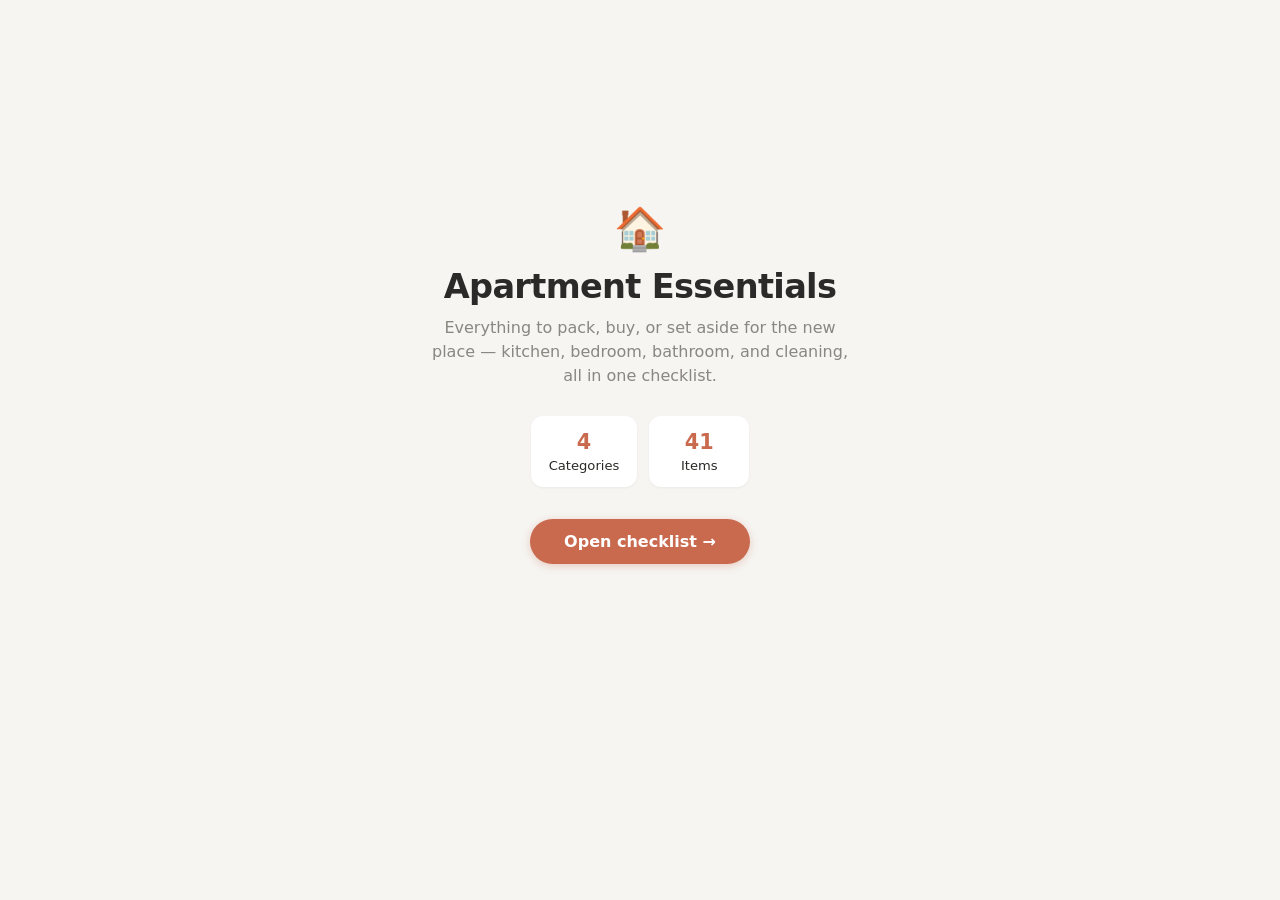
<file: index.html>
<!doctype html>
<html lang="en">
  <head>
    <meta charset="UTF-8" />
    <meta name="viewport" content="width=device-width, initial-scale=1.0" />
    <title>Apartment Essentials</title>
    <link rel="stylesheet" href="style.css" />
    <style>
      .hero {
        min-height: 80vh;
        display: flex;
        flex-direction: column;
        justify-content: center;
        align-items: center;
        text-align: center;
        padding: 20px;
      }
      .hero-icon {
        font-size: 2.6rem;
        margin-bottom: 14px;
      }
      .hero h1 {
        font-size: 2.1rem;
        margin: 0 0 10px;
        letter-spacing: -0.02em;
      }
      .hero p {
        color: var(--muted);
        font-size: 1rem;
        max-width: 420px;
        line-height: 1.5;
        margin: 0 0 28px;
      }
      .hero-cards {
        display: flex;
        gap: 12px;
        flex-wrap: wrap;
        justify-content: center;
        margin-bottom: 32px;
      }
      .hero-card {
        background: var(--card);
        border-radius: 12px;
        padding: 14px 18px;
        box-shadow: 0 1px 3px rgba(0, 0, 0, 0.05);
        font-size: 0.82rem;
        color: var(--ink);
        display: flex;
        flex-direction: column;
        align-items: center;
        gap: 4px;
        min-width: 100px;
      }
      .hero-card .count {
        font-size: 1.3rem;
        font-weight: 700;
        color: var(--accent);
      }
      .start-btn {
        display: inline-block;
        background: var(--accent);
        color: #fff;
        font-weight: 600;
        font-size: 1rem;
        text-decoration: none;
        padding: 13px 34px;
        border-radius: 24px;
        box-shadow: 0 2px 8px rgba(201, 106, 78, 0.3);
        transition:
          opacity 0.15s ease,
          transform 0.15s ease;
      }
      .start-btn:hover {
        opacity: 0.92;
        transform: translateY(-1px);
      }

      @media (max-width: 600px) {
        .hero {
          min-height: 70vh;
          padding: 14px;
        }
        .hero h1 {
          font-size: 1.6rem;
        }
        .hero p {
          font-size: 0.9rem;
        }
        .hero-card {
          min-width: 80px;
          padding: 11px 14px;
        }
        .start-btn {
          width: 100%;
          text-align: center;
          padding: 13px 0;
        }
      }
    </style>
  </head>
  <body>
    <div class="wrap hero">
      <div class="hero-icon">🏠</div>
      <h1>Apartment Essentials</h1>
      <p>
        Everything to pack, buy, or set aside for the new place &mdash; kitchen,
        bedroom, bathroom, and cleaning, all in one checklist.
      </p>

      <div class="hero-cards" id="hero-cards">
        <div class="hero-card"><span class="count">4</span>Categories</div>
        <div class="hero-card"><span class="count">41</span>Items</div>
      </div>

      <a class="start-btn" href="checklist.html">Open checklist →</a>
    </div>
  </body>
</html>
</file>
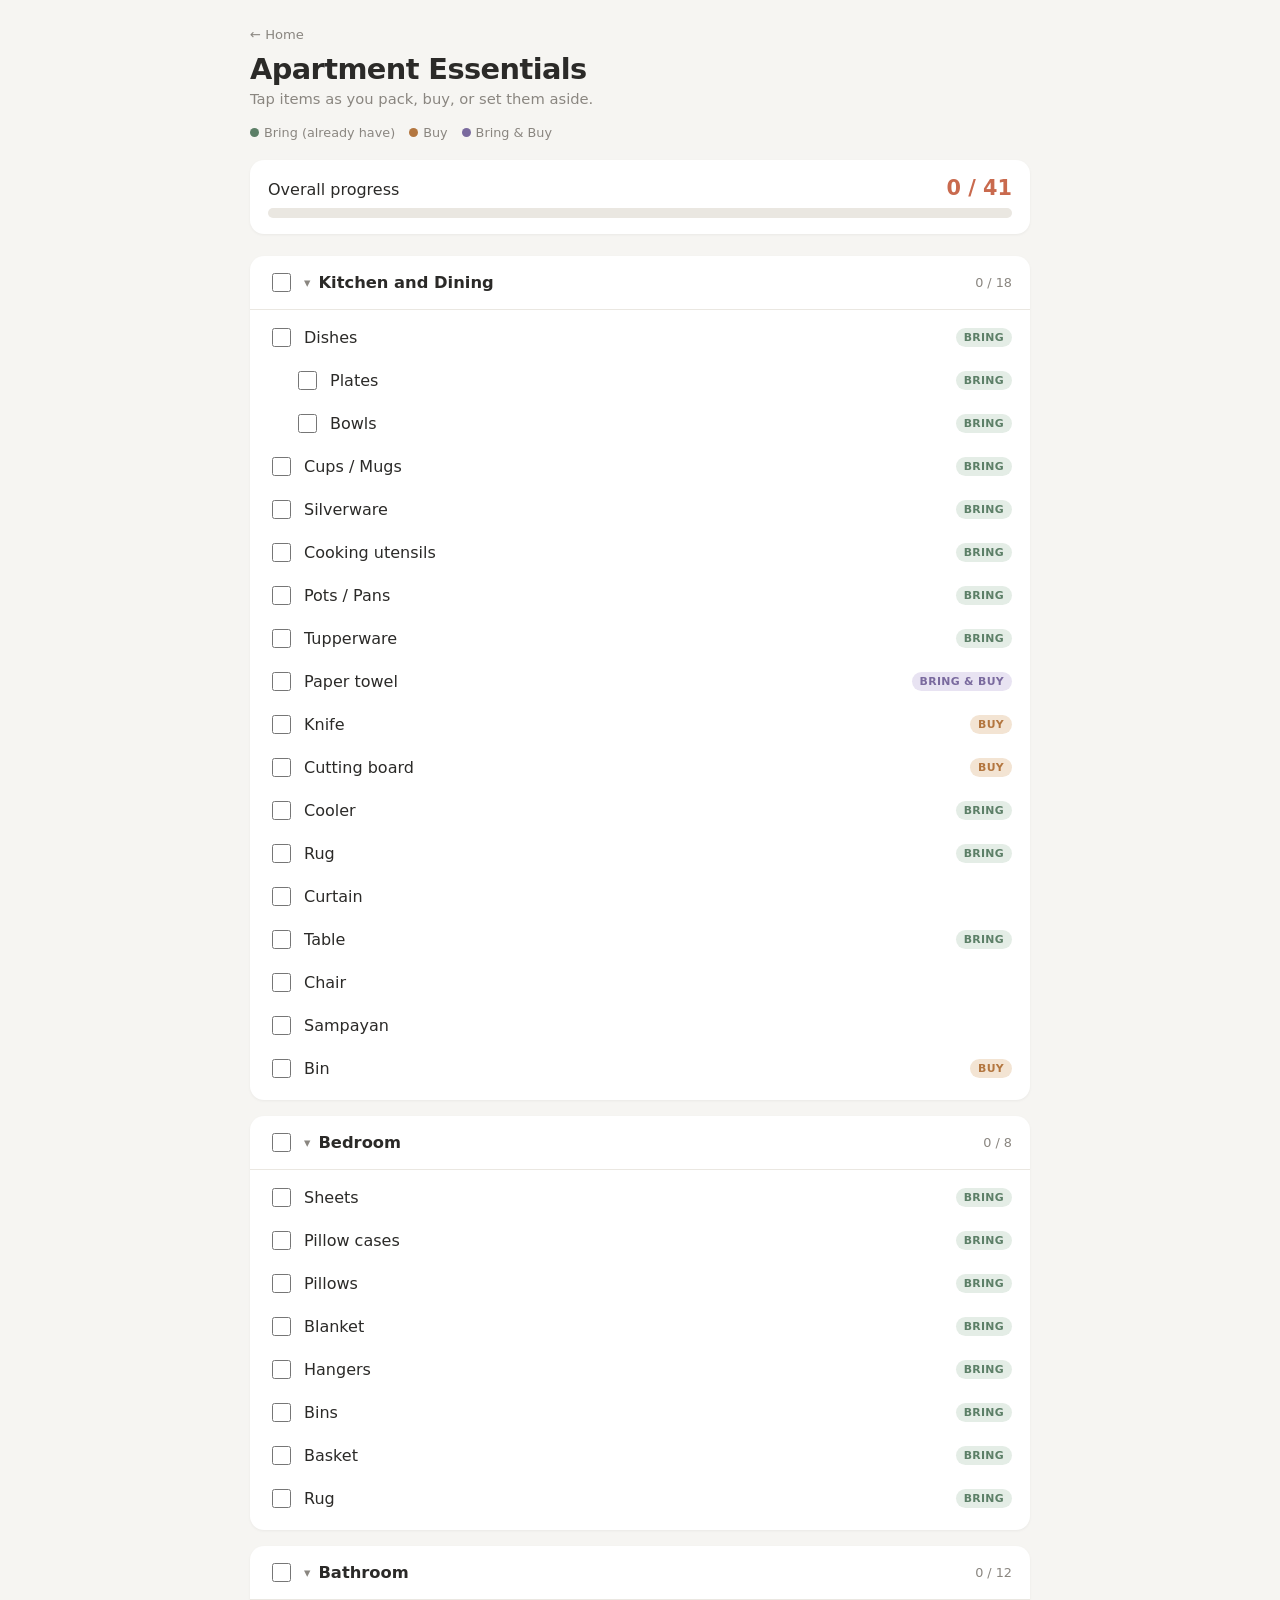
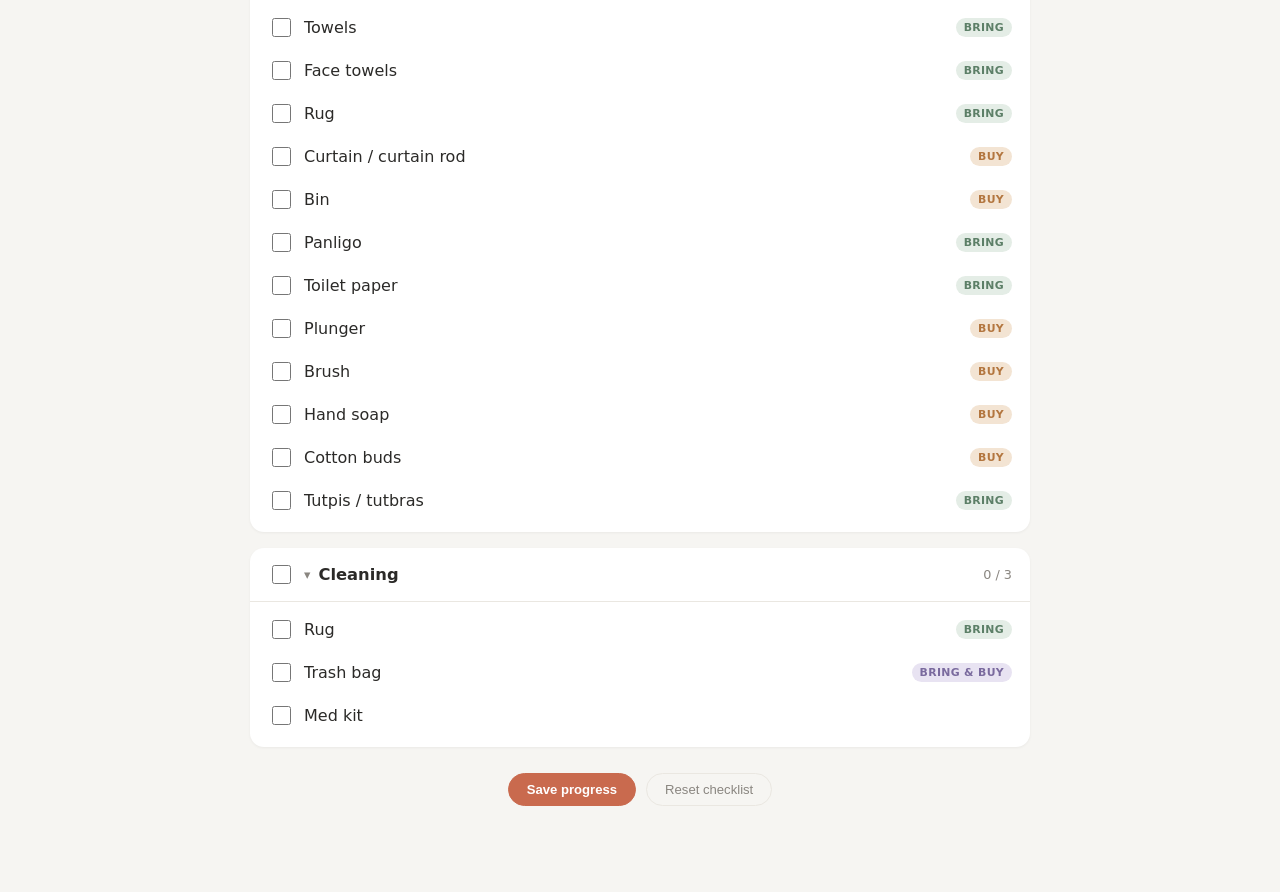
<file: checklist.html>
<!doctype html>
<html lang="en">
  <head>
    <meta charset="UTF-8" />
    <meta name="viewport" content="width=device-width, initial-scale=1.0" />
    <title>Apartment Essentials Checklist</title>
    <link rel="stylesheet" href="style.css" />
  </head>
  <body>
    <div class="wrap">
      <a href="index.html" class="back-link">← Home</a>
      <h1>Apartment Essentials</h1>
      <div class="subtitle">Tap items as you pack, buy, or set them aside.</div>

      <div class="legend">
        <span><i class="dot bring"></i>Bring (already have)</span>
        <span><i class="dot buy"></i>Buy</span>
        <span><i class="dot both"></i>Bring &amp; Buy</span>
      </div>

      <div class="progress-card">
        <div class="progress-top">
          <span>Overall progress</span>
          <span class="num" id="overall-num">0 / 0</span>
        </div>
        <div class="bar-track">
          <div class="bar-fill" id="overall-bar"></div>
        </div>
      </div>

      <div id="sections"></div>

      <div class="btn-row">
        <button class="save-btn" id="save-btn">Save progress</button>
        <button class="reset-btn" id="reset-btn">Reset checklist</button>
      </div>
      <div class="save-status" id="save-status"></div>
    </div>

    <script src="script.js"></script>
  </body>
</html>
</file>
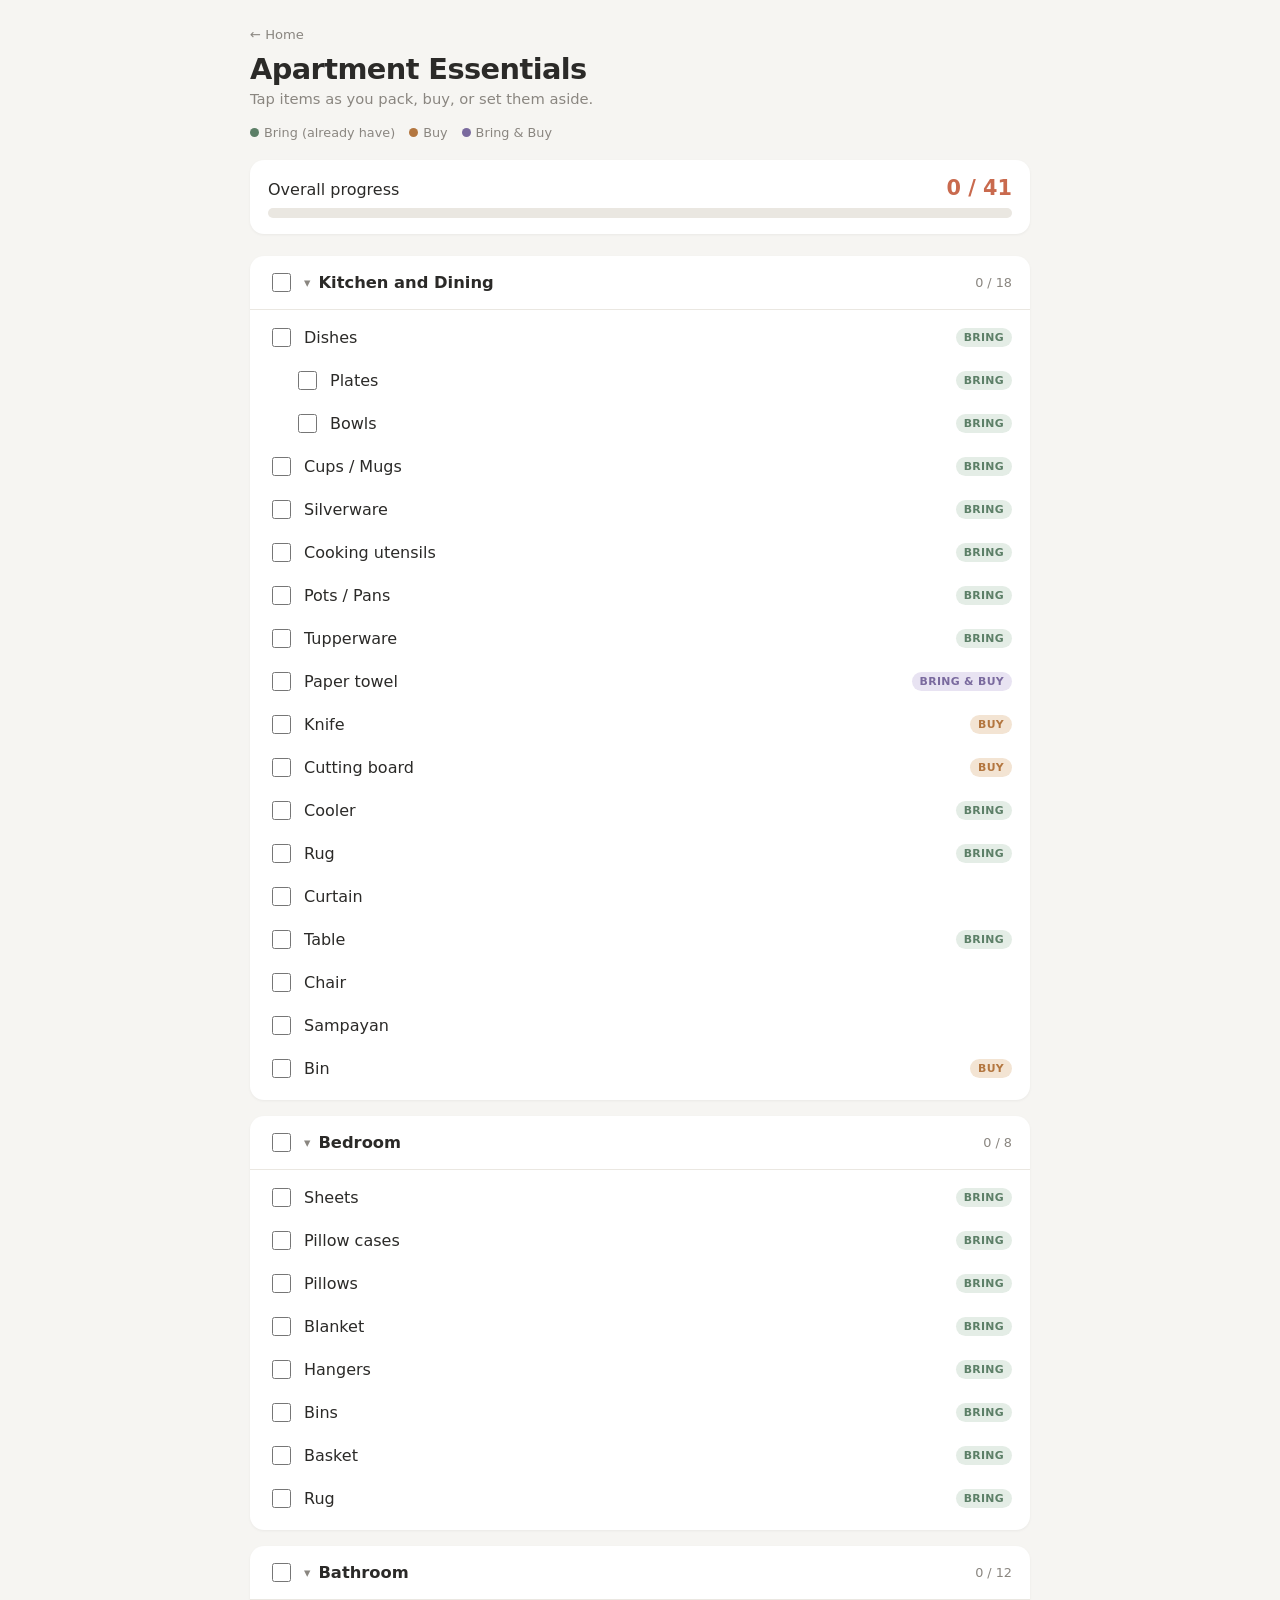
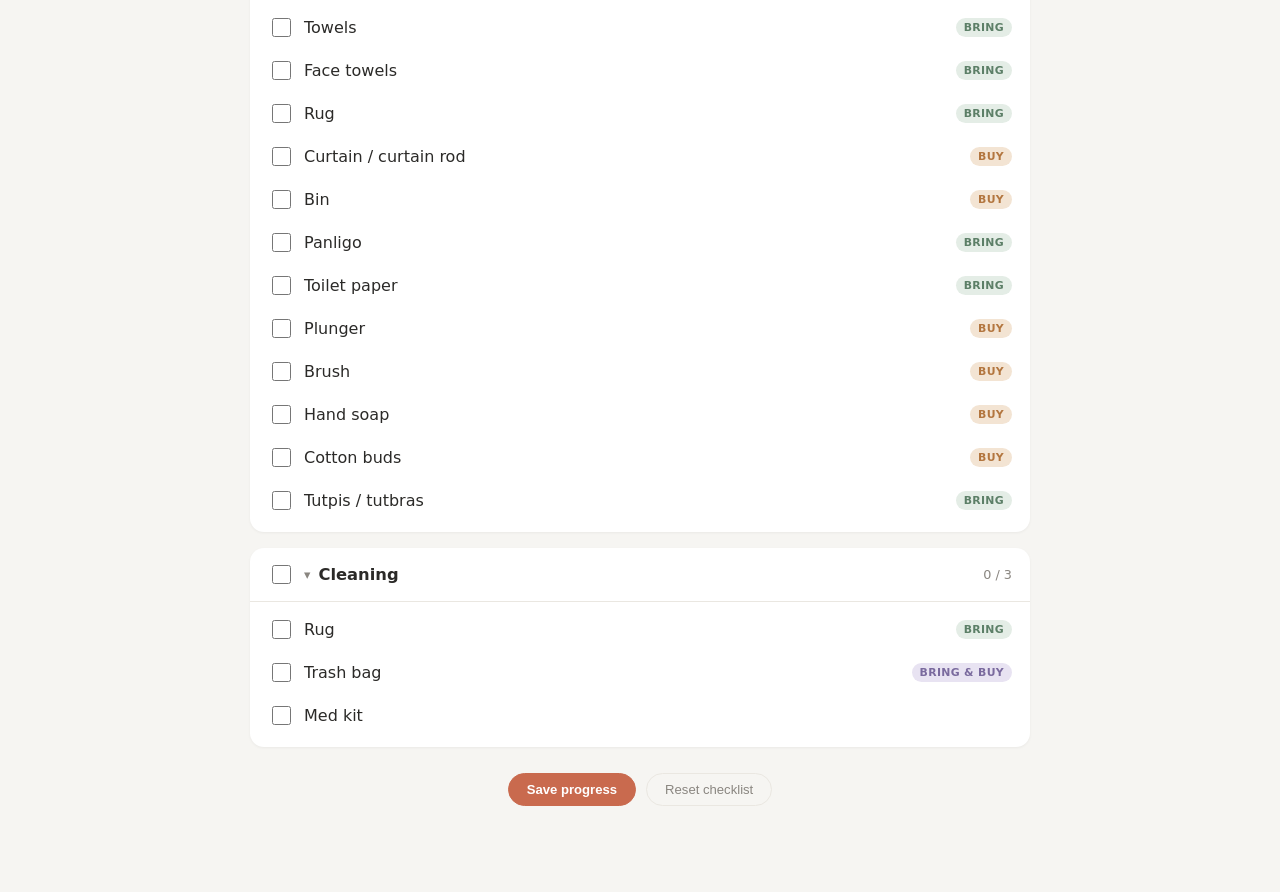
<file: landing.html>
<!doctype html>
<html lang="en">
  <head>
    <meta charset="UTF-8" />
    <meta name="viewport" content="width=device-width, initial-scale=1.0" />
    <title>Apartment Essentials Checklist</title>
    <link rel="stylesheet" href="style.css" />
  </head>
  <body>
    <div class="wrap">
      <a href="landing.html" class="back-link">← Home</a>
      <h1>Apartment Essentials</h1>
      <div class="subtitle">Tap items as you pack, buy, or set them aside.</div>

      <div class="legend">
        <span><i class="dot bring"></i>Bring (already have)</span>
        <span><i class="dot buy"></i>Buy</span>
        <span><i class="dot both"></i>Bring &amp; Buy</span>
      </div>

      <div class="progress-card">
        <div class="progress-top">
          <span>Overall progress</span>
          <span class="num" id="overall-num">0 / 0</span>
        </div>
        <div class="bar-track">
          <div class="bar-fill" id="overall-bar"></div>
        </div>
      </div>

      <div id="sections"></div>

      <div class="btn-row">
        <button class="save-btn" id="save-btn">Save progress</button>
        <button class="reset-btn" id="reset-btn">Reset checklist</button>
      </div>
      <div class="save-status" id="save-status"></div>
    </div>

    <script src="script.js"></script>
  </body>
</html>
</file>
<file: style.css>
:root {
  --bg: #f6f5f2;
  --card: #ffffff;
  --ink: #2b2a28;
  --muted: #8a8680;
  --accent: #c96a4e;
  --accent-soft: #f2ddd4;
  --bring: #5c7f67;
  --bring-bg: #e4ede6;
  --buy: #b3763f;
  --buy-bg: #f3e4d3;
  --both: #7a6a9e;
  --both-bg: #e8e3f2;
  --line: #eae7e1;
}
* {
  box-sizing: border-box;
}
body {
  margin: 0;
  font-family:
    "Segoe UI",
    system-ui,
    -apple-system,
    sans-serif;
  background: var(--bg);
  color: var(--ink);
  padding: 24px 16px 60px;
}
.wrap {
  max-width: 720px;
  margin: 0 auto;
}
.back-link {
  display: inline-block;
  color: var(--muted);
  text-decoration: none;
  font-size: 0.82rem;
  margin-bottom: 10px;
}
.back-link:hover {
  color: var(--accent);
}
h1 {
  font-size: 1.6rem;
  margin: 0 0 4px;
  letter-spacing: -0.02em;
}
.subtitle {
  color: var(--muted);
  font-size: 0.92rem;
  margin-bottom: 18px;
}

.progress-card {
  background: var(--card);
  border-radius: 14px;
  padding: 16px 18px;
  margin-bottom: 22px;
  box-shadow: 0 1px 3px rgba(0, 0, 0, 0.05);
}
.progress-top {
  display: flex;
  justify-content: space-between;
  align-items: baseline;
  margin-bottom: 8px;
}
.progress-top .num {
  font-size: 1.3rem;
  font-weight: 700;
  color: var(--accent);
}
.bar-track {
  background: var(--line);
  border-radius: 8px;
  height: 10px;
  overflow: hidden;
}
.bar-fill {
  background: var(--accent);
  height: 100%;
  width: 0%;
  transition: width 0.3s ease;
}

.section {
  background: var(--card);
  border-radius: 14px;
  margin-bottom: 16px;
  box-shadow: 0 1px 3px rgba(0, 0, 0, 0.05);
  overflow: hidden;
}
.section-header {
  display: flex;
  justify-content: space-between;
  align-items: center;
  padding: 14px 18px;
  user-select: none;
  border-bottom: 1px solid var(--line);
}
.section-header-left {
  display: flex;
  align-items: center;
  gap: 10px;
  cursor: pointer;
  flex: 1;
}
.section-header input[type="checkbox"] {
  width: 19px;
  height: 19px;
  accent-color: var(--accent);
  flex-shrink: 0;
  cursor: pointer;
}
.section-header h2 {
  font-size: 1.02rem;
  margin: 0;
  display: flex;
  align-items: center;
  gap: 8px;
  cursor: pointer;
}
.section-count {
  font-size: 0.8rem;
  color: var(--muted);
  font-weight: 500;
}
.chevron {
  transition: transform 0.2s ease;
  color: var(--muted);
  font-size: 0.8rem;
}
.section.collapsed .chevron {
  transform: rotate(-90deg);
}
.section.collapsed .items {
  display: none;
}

.items {
  padding: 6px 10px 10px;
}
.item {
  display: flex;
  align-items: center;
  gap: 10px;
  padding: 9px 8px;
  border-radius: 8px;
  margin-left: 0;
}
.item.sub {
  margin-left: 26px;
}
.item:hover {
  background: #faf9f7;
}
.item input[type="checkbox"] {
  width: 19px;
  height: 19px;
  accent-color: var(--accent);
  flex-shrink: 0;
  cursor: pointer;
}
.item label {
  flex: 1;
  font-size: 0.95rem;
  cursor: pointer;
}
.item.checked label {
  text-decoration: line-through;
  color: var(--muted);
}
.tag {
  font-size: 0.68rem;
  font-weight: 700;
  text-transform: uppercase;
  letter-spacing: 0.03em;
  padding: 3px 8px;
  border-radius: 20px;
  flex-shrink: 0;
}
.tag.bring {
  color: var(--bring);
  background: var(--bring-bg);
}
.tag.buy {
  color: var(--buy);
  background: var(--buy-bg);
}
.tag.both {
  color: var(--both);
  background: var(--both-bg);
}

.legend {
  display: flex;
  gap: 14px;
  flex-wrap: wrap;
  margin-bottom: 20px;
  font-size: 0.8rem;
  color: var(--muted);
}
.legend span {
  display: flex;
  align-items: center;
  gap: 5px;
}
.dot {
  width: 9px;
  height: 9px;
  border-radius: 50%;
  display: inline-block;
}
.dot.bring {
  background: var(--bring);
}
.dot.buy {
  background: var(--buy);
}
.dot.both {
  background: var(--both);
}

.btn-row {
  display: flex;
  justify-content: center;
  gap: 10px;
  margin-top: 26px;
}
.reset-btn,
.save-btn {
  background: none;
  border: 1px solid var(--line);
  color: var(--muted);
  padding: 8px 18px;
  border-radius: 20px;
  font-size: 0.82rem;
  cursor: pointer;
}
.reset-btn:hover {
  border-color: var(--accent);
  color: var(--accent);
}
.save-btn {
  background: var(--accent);
  border-color: var(--accent);
  color: #fff;
  font-weight: 600;
}
.save-btn:hover {
  opacity: 0.9;
}
.save-btn:disabled {
  opacity: 0.6;
  cursor: default;
}
.save-status {
  text-align: center;
  font-size: 0.78rem;
  color: var(--muted);
  margin-top: 10px;
  min-height: 16px;
}

/* Responsive breakpoints */
@media (max-width: 600px) {
  body {
    padding: 16px 10px 50px;
  }
  h1 {
    font-size: 1.35rem;
  }
  .subtitle {
    font-size: 0.85rem;
    margin-bottom: 14px;
  }

  .legend {
    gap: 10px;
    font-size: 0.74rem;
    margin-bottom: 16px;
  }

  .progress-card {
    padding: 13px 14px;
    border-radius: 12px;
  }
  .progress-top .num {
    font-size: 1.1rem;
  }

  .section {
    border-radius: 12px;
    margin-bottom: 12px;
  }
  .section-header {
    padding: 12px 12px;
  }
  .section-header h2 {
    font-size: 0.95rem;
    gap: 6px;
  }
  .section-count {
    font-size: 0.72rem;
  }

  .item {
    flex-wrap: wrap;
    padding: 8px 6px;
  }
  .item.sub {
    margin-left: 16px;
  }
  .item label {
    font-size: 0.9rem;
    min-width: 0;
  }
  .tag {
    font-size: 0.62rem;
    padding: 2px 7px;
  }

  .btn-row {
    flex-direction: column;
    align-items: stretch;
    gap: 8px;
    margin-top: 20px;
  }
  .reset-btn,
  .save-btn {
    width: 100%;
    padding: 11px 16px;
    font-size: 0.88rem;
  }
}

@media (max-width: 360px) {
  h1 {
    font-size: 1.2rem;
  }
  .legend {
    flex-direction: column;
    gap: 6px;
  }
  .section-header h2 {
    font-size: 0.88rem;
  }
}

/* Larger screens: a touch more breathing room */
@media (min-width: 900px) {
  .wrap {
    max-width: 780px;
  }
  h1 {
    font-size: 1.8rem;
  }
  .item label {
    font-size: 1rem;
  }
}
</file>
